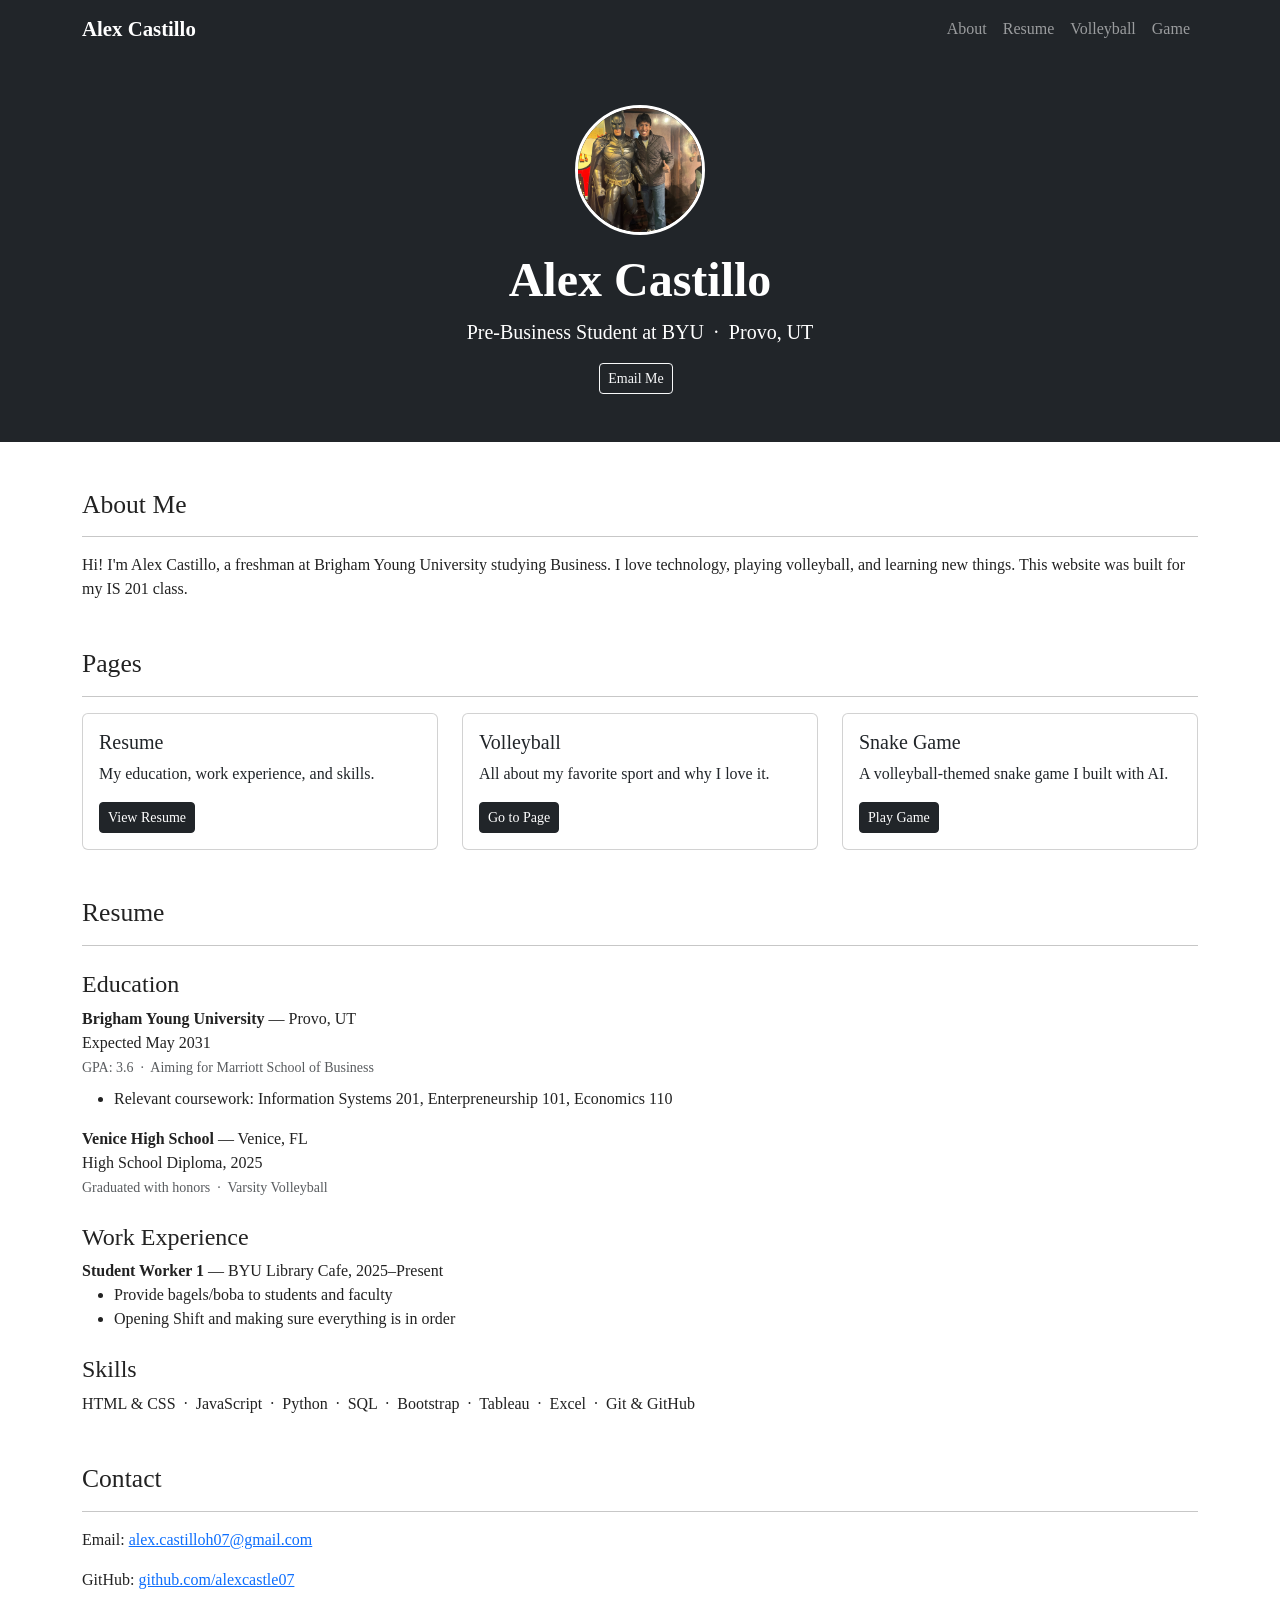
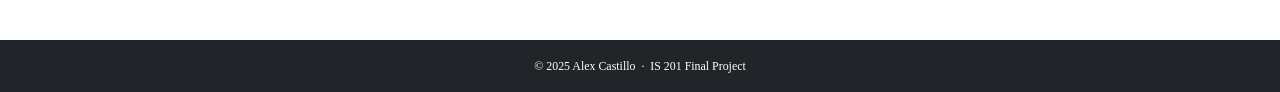
<file: index.html>
<!DOCTYPE html>
<html lang="en">
<head>
  <meta charset="UTF-8" />
  <meta name="viewport" content="width=device-width, initial-scale=1.0"/>
  <title>Alex Castillo</title>
  <link href="https://cdn.jsdelivr.net/npm/bootstrap@5.3.3/dist/css/bootstrap.min.css" rel="stylesheet"/>
  <link href="style.css" rel="stylesheet"/>
</head>
<body>

  <!-- Navbar -->
  <nav class="navbar navbar-expand-md navbar-dark bg-dark">
    <div class="container">
      <a class="navbar-brand" href="index.html">Alex Castillo</a>
      <button class="navbar-toggler" type="button" data-bs-toggle="collapse" data-bs-target="#navMenu">
        <span class="navbar-toggler-icon"></span>
      </button>
      <div class="collapse navbar-collapse" id="navMenu">
        <ul class="navbar-nav ms-auto">
          <li class="nav-item"><a class="nav-link" href="#about">About</a></li>
          <li class="nav-item"><a class="nav-link" href="#resume">Resume</a></li>
          <li class="nav-item"><a class="nav-link" href="volleyball.html">Volleyball</a></li>
          <li class="nav-item"><a class="nav-link" href="snake.html">Game</a></li>
        </ul>
      </div>
    </div>
  </nav>

  <!-- Hero -->
  <div class="bg-dark text-white text-center py-5">
    <div class="container">
      <img src="images/profile.jpg" alt="Alex Castillo" class="rounded-circle mb-3" width="130" height="130" style="object-fit:cover; border: 3px solid white;">
      <h1 class="display-5 fw-bold">Alex Castillo</h1>
      <p class="lead">Pre-Business Student at BYU &nbsp;·&nbsp; Provo, UT</p>
      <a href="mailto:alex.castilloh07@gmail.com" class="btn btn-outline-light btn-sm me-2">Email Me</a>
    </div>
  </div>

  <div class="container my-5">

    <!-- About -->
    <section id="about" class="mb-5">
      <h2>About Me</h2>
      <hr>
      <p>Hi! I'm Alex Castillo, a freshman at Brigham Young University studying Business. I love technology, playing volleyball, and learning new things. This website was built for my IS 201 class.</p>
    </section>

    <!-- Page Links -->
    <section class="mb-5">
      <h2>Pages</h2>
      <hr>
      <div class="row g-4">

        <div class="col-md-4">
          <div class="card h-100">
            <div class="card-body">
              <h5 class="card-title">Resume</h5>
              <p class="card-text">My education, work experience, and skills.</p>
              <a href="#resume" class="btn btn-dark btn-sm">View Resume</a>
            </div>
          </div>
        </div>

        <div class="col-md-4">
          <div class="card h-100">
            <div class="card-body">
              <h5 class="card-title">Volleyball</h5>
              <p class="card-text">All about my favorite sport and why I love it.</p>
              <a href="volleyball.html" class="btn btn-dark btn-sm">Go to Page</a>
            </div>
          </div>
        </div>

        <div class="col-md-4">
          <div class="card h-100">
            <div class="card-body">
              <h5 class="card-title">Snake Game</h5>
              <p class="card-text">A volleyball-themed snake game I built with AI.</p>
              <a href="snake.html" class="btn btn-dark btn-sm">Play Game</a>
            </div>
          </div>
        </div>

      </div>
    </section>

    <!-- Resume -->
    <section id="resume" class="mb-5">
      <h2>Resume</h2>
      <hr>

      <h4 class="mt-4">Education</h4>
      <div class="mb-3">
        <strong>Brigham Young University</strong> — Provo, UT<br>
        Expected May 2031<br>
        <small class="text-muted">GPA: 3.6 &nbsp;·&nbsp; Aiming for Marriott School of Business</small>
        <ul class="mt-2">
          <li>Relevant coursework: Information Systems 201, Enterpreneurship 101, Economics 110</li>
        </ul>
      </div>
      <div class="mb-3">
        <strong>Venice High School</strong> — Venice, FL<br>
        High School Diploma, 2025<br>
        <small class="text-muted">Graduated with honors &nbsp;·&nbsp; Varsity Volleyball</small>
      </div>

      <h4 class="mt-4">Work Experience</h4>
      <div class="mb-3">
        <strong>Student Worker 1</strong> — BYU Library Cafe, 2025–Present<br>
        <ul>
          <li>Provide bagels/boba to students and faculty</li>
          <li>Opening Shift and making sure everything is in order</li>
        </ul>
      </div>


      <h4 class="mt-4">Skills</h4>
      <p>HTML &amp; CSS &nbsp;·&nbsp; JavaScript &nbsp;·&nbsp; Python &nbsp;·&nbsp; SQL &nbsp;·&nbsp; Bootstrap &nbsp;·&nbsp; Tableau &nbsp;·&nbsp; Excel &nbsp;·&nbsp; Git &amp; GitHub</p>
    </section>

    <!-- Contact -->
    <section id="contact" class="mb-5">
      <h2>Contact</h2>
      <hr>
      <p>Email: <a href="mailto:alex.castilloh07@gmail.com">alex.castilloh07@gmail.com</a></p>
      <p>GitHub: <a href="https://github.com/alexcastillo" target="_blank">github.com/alexcastle07</a></p>
    </section>

  </div>

  <!-- Footer -->
  <footer class="bg-dark text-white text-center py-3">
    <small>&copy; 2025 Alex Castillo &nbsp;·&nbsp; IS 201 Final Project</small>
  </footer>

  <script src="https://cdn.jsdelivr.net/npm/bootstrap@5.3.3/dist/js/bootstrap.bundle.min.js"></script>
</body>
</html>
</file>
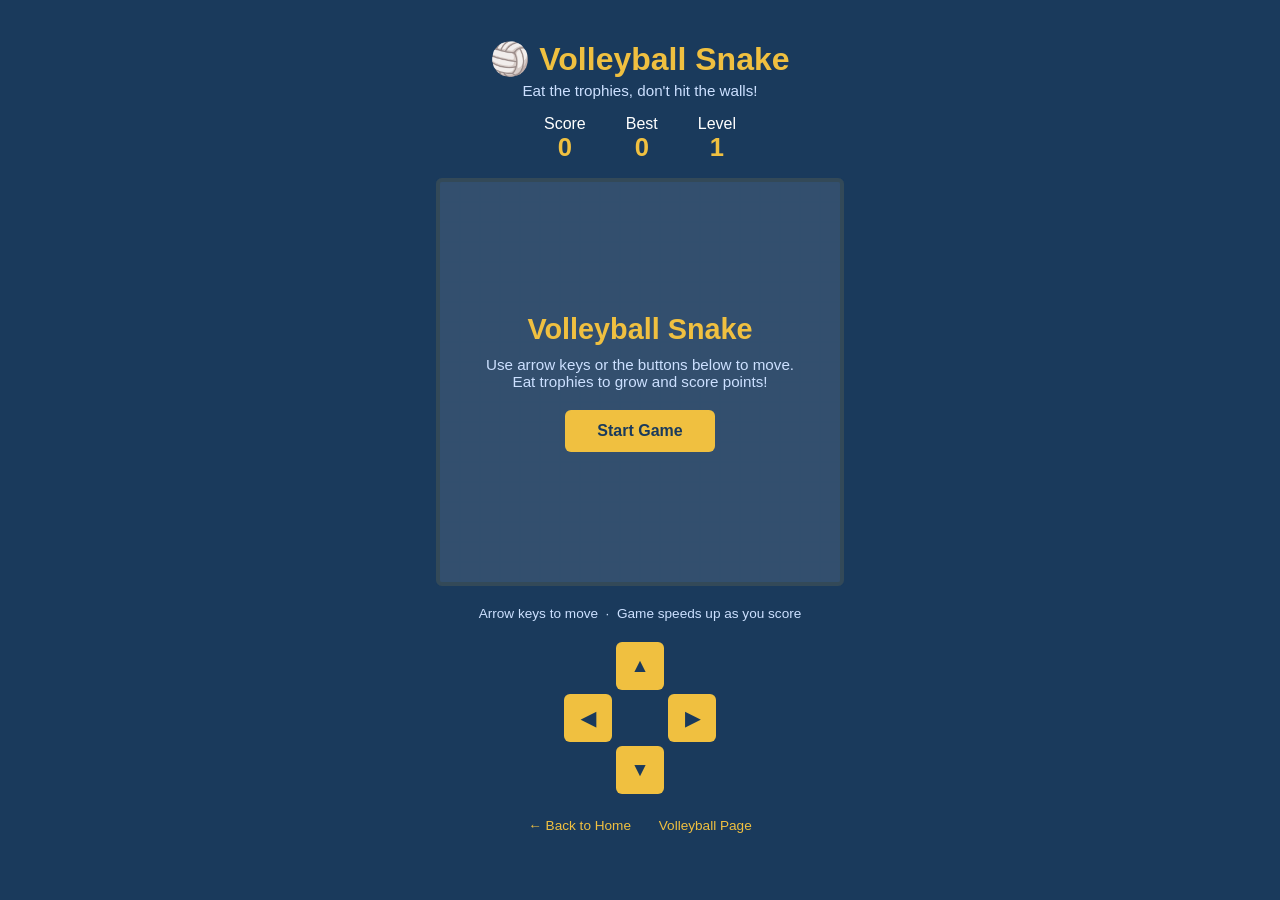
<file: snake.html>
<!DOCTYPE html>
<html lang="en">
<head>
  <meta charset="UTF-8"/>
  <meta name="viewport" content="width=device-width, initial-scale=1.0"/>
  <title>Volleyball Snake - Alex Castillo</title>
  <style>
    * { box-sizing: border-box; margin: 0; padding: 0; }

    body {
      background-color: #1a3a5c;
      font-family: Arial, sans-serif;
      color: #ffffff;
      display: flex;
      flex-direction: column;
      align-items: center;
      min-height: 100vh;
      padding: 20px;
    }

    h1 {
      font-size: 2em;
      margin: 20px 0 4px;
      color: #f0c040;
    }

    p.subtitle {
      font-size: 0.95em;
      color: #cce0ff;
      margin-bottom: 16px;
    }

    #scoreboard {
      display: flex;
      gap: 40px;
      margin-bottom: 16px;
      font-size: 1em;
    }

    #scoreboard div {
      text-align: center;
    }

    #scoreboard span {
      display: block;
      font-size: 1.6em;
      font-weight: bold;
      color: #f0c040;
    }

    #game-wrapper {
      position: relative;
    }

    canvas {
      background-color: #eef3f9;
      border: 4px solid #f0c040;
      border-radius: 6px;
      display: block;
    }

    #overlay {
      position: absolute;
      top: 0; left: 0;
      width: 100%; height: 100%;
      background: rgba(26, 58, 92, 0.88);
      display: flex;
      flex-direction: column;
      align-items: center;
      justify-content: center;
      border-radius: 4px;
    }

    #overlay h2 {
      font-size: 1.8em;
      color: #f0c040;
      margin-bottom: 10px;
    }

    #overlay p {
      color: #cce0ff;
      margin-bottom: 20px;
      font-size: 0.95em;
      text-align: center;
      padding: 0 20px;
    }

    #overlay button {
      background-color: #f0c040;
      color: #1a3a5c;
      border: none;
      padding: 12px 32px;
      font-size: 1em;
      font-weight: bold;
      border-radius: 6px;
      cursor: pointer;
    }

    #overlay button:hover {
      background-color: #ffd84d;
    }

    #controls {
      margin-top: 16px;
      font-size: 0.85em;
      color: #cce0ff;
      text-align: center;
      line-height: 1.8;
    }

    .d-pad {
      display: grid;
      grid-template-columns: repeat(3, 48px);
      grid-template-rows: repeat(3, 48px);
      gap: 4px;
      margin: 16px auto 0;
    }

    .d-pad button {
      background: #f0c040;
      color: #1a3a5c;
      border: none;
      border-radius: 6px;
      font-size: 1.2em;
      font-weight: bold;
      cursor: pointer;
      width: 48px;
      height: 48px;
    }

    .d-pad button:hover { background: #ffd84d; }
    .d-pad .empty { background: transparent; cursor: default; }

    #nav-links {
      margin-top: 24px;
      font-size: 0.85em;
    }

    #nav-links a {
      color: #f0c040;
      text-decoration: none;
      margin: 0 12px;
    }

    #nav-links a:hover { text-decoration: underline; }
  </style>
</head>
<body>

  <h1>🏐 Volleyball Snake</h1>
  <p class="subtitle">Eat the trophies, don't hit the walls!</p>

  <div id="scoreboard">
    <div>Score <span id="score">0</span></div>
    <div>Best <span id="best">0</span></div>
    <div>Level <span id="level">1</span></div>
  </div>

  <div id="game-wrapper">
    <canvas id="gameCanvas" width="400" height="400"></canvas>

    <div id="overlay">
      <h2 id="overlay-title">Volleyball Snake</h2>
      <p id="overlay-msg">Use arrow keys or the buttons below to move.<br>Eat trophies to grow and score points!</p>
      <button id="startBtn" onclick="startGame()">Start Game</button>
    </div>
  </div>

  <div id="controls">
    Arrow keys to move &nbsp;·&nbsp; Game speeds up as you score
  </div>

  <!-- D-pad for mobile -->
  <div class="d-pad">
    <div class="empty"></div>
    <button onclick="changeDir(0,-1)">▲</button>
    <div class="empty"></div>
    <button onclick="changeDir(-1,0)">◀</button>
    <div class="empty"></div>
    <button onclick="changeDir(1,0)">▶</button>
    <div class="empty"></div>
    <button onclick="changeDir(0,1)">▼</button>
    <div class="empty"></div>
  </div>

  <div id="nav-links">
    <a href="index.html">← Back to Home</a>
    <a href="volleyball.html">Volleyball Page</a>
  </div>

  <script>
    const canvas = document.getElementById('gameCanvas');
    const ctx = canvas.getContext('2d');

    const GRID = 20;
    const COLS = canvas.width / GRID;
    const ROWS = canvas.height / GRID;

    let snake, dir, nextDir, food, score, best, level, speed, gameLoop, running;

    best = 0;

    function initGame() {
      snake = [
        { x: 10, y: 10 },
        { x: 9,  y: 10 },
        { x: 8,  y: 10 }
      ];
      dir     = { x: 1, y: 0 };
      nextDir = { x: 1, y: 0 };
      score   = 0;
      level   = 1;
      speed   = 150;
      placeFood();
      updateScoreboard();
    }

    function placeFood() {
      let pos;
      do {
        pos = {
          x: Math.floor(Math.random() * COLS),
          y: Math.floor(Math.random() * ROWS)
        };
      } while (snake.some(s => s.x === pos.x && s.y === pos.y));
      food = pos;
    }

    function startGame() {
      document.getElementById('overlay').style.display = 'none';
      initGame();
      running = true;
      clearInterval(gameLoop);
      gameLoop = setInterval(tick, speed);
    }

    function tick() {
      dir = { ...nextDir };

      const head = { x: snake[0].x + dir.x, y: snake[0].y + dir.y };

      // Wall collision
      if (head.x < 0 || head.x >= COLS || head.y < 0 || head.y >= ROWS) {
        return endGame();
      }

      // Self collision
      if (snake.some(s => s.x === head.x && s.y === head.y)) {
        return endGame();
      }

      snake.unshift(head);

      // Ate food
      if (head.x === food.x && head.y === food.y) {
        score += 10;
        if (score > best) best = score;
        if (score % 50 === 0) {
          level++;
          speed = Math.max(60, speed - 15);
          clearInterval(gameLoop);
          gameLoop = setInterval(tick, speed);
        }
        placeFood();
        updateScoreboard();
      } else {
        snake.pop();
      }

      draw();
    }

    function draw() {
      ctx.clearRect(0, 0, canvas.width, canvas.height);

      // Grid lines (subtle)
      ctx.strokeStyle = '#dce3ea';
      ctx.lineWidth = 0.5;
      for (let x = 0; x <= canvas.width; x += GRID) {
        ctx.beginPath(); ctx.moveTo(x, 0); ctx.lineTo(x, canvas.height); ctx.stroke();
      }
      for (let y = 0; y <= canvas.height; y += GRID) {
        ctx.beginPath(); ctx.moveTo(0, y); ctx.lineTo(canvas.width, y); ctx.stroke();
      }

      // Snake body
      snake.forEach((seg, i) => {
        const cx = seg.x * GRID + GRID / 2;
        const cy = seg.y * GRID + GRID / 2;
        const r  = GRID / 2 - 1;

        if (i === 0) {
          // Head — volleyball
          ctx.beginPath();
          ctx.arc(cx, cy, r, 0, Math.PI * 2);
          ctx.fillStyle = '#f5f0e8';
          ctx.fill();
          ctx.strokeStyle = '#1a3a5c';
          ctx.lineWidth = 1.5;
          ctx.stroke();

          // Volleyball lines
          ctx.strokeStyle = '#1a3a5c';
          ctx.lineWidth = 1;
          ctx.beginPath();
          ctx.arc(cx, cy, r, -0.5, Math.PI + 0.5);
          ctx.stroke();
          ctx.beginPath();
          ctx.arc(cx, cy, r, Math.PI - 0.5, Math.PI * 2 + 0.5);
          ctx.stroke();
          ctx.beginPath();
          ctx.moveTo(cx, cy - r);
          ctx.lineTo(cx, cy + r);
          ctx.stroke();

        } else {
          // Body segments
          const alpha = 1 - (i / snake.length) * 0.5;
          ctx.beginPath();
          ctx.arc(cx, cy, r - 1, 0, Math.PI * 2);
          ctx.fillStyle = `rgba(26, 58, 92, ${alpha})`;
          ctx.fill();
        }
      });

      // Food — trophy star
      const fx = food.x * GRID + GRID / 2;
      const fy = food.y * GRID + GRID / 2;
      ctx.font = `${GRID - 2}px Arial`;
      ctx.textAlign = 'center';
      ctx.textBaseline = 'middle';
      ctx.fillText('🏆', fx, fy);
    }

    function endGame() {
      clearInterval(gameLoop);
      running = false;
      if (score > best) best = score;
      updateScoreboard();

      document.getElementById('overlay-title').textContent = 'Game Over!';
      document.getElementById('overlay-msg').textContent =
        `You scored ${score} points. Best: ${best}`;
      document.getElementById('startBtn').textContent = 'Play Again';
      document.getElementById('overlay').style.display = 'flex';
    }

    function updateScoreboard() {
      document.getElementById('score').textContent = score;
      document.getElementById('best').textContent  = best;
      document.getElementById('level').textContent = level;
    }

    function changeDir(dx, dy) {
      // Prevent reversing
      if (dx === -dir.x && dy === -dir.y) return;
      nextDir = { x: dx, y: dy };
    }

    document.addEventListener('keydown', e => {
      if      (e.key === 'ArrowUp')    changeDir(0, -1);
      else if (e.key === 'ArrowDown')  changeDir(0,  1);
      else if (e.key === 'ArrowLeft')  changeDir(-1, 0);
      else if (e.key === 'ArrowRight') changeDir(1,  0);
    });

    // Draw initial empty board
    draw();
  </script>

</body>
</html>
</file>
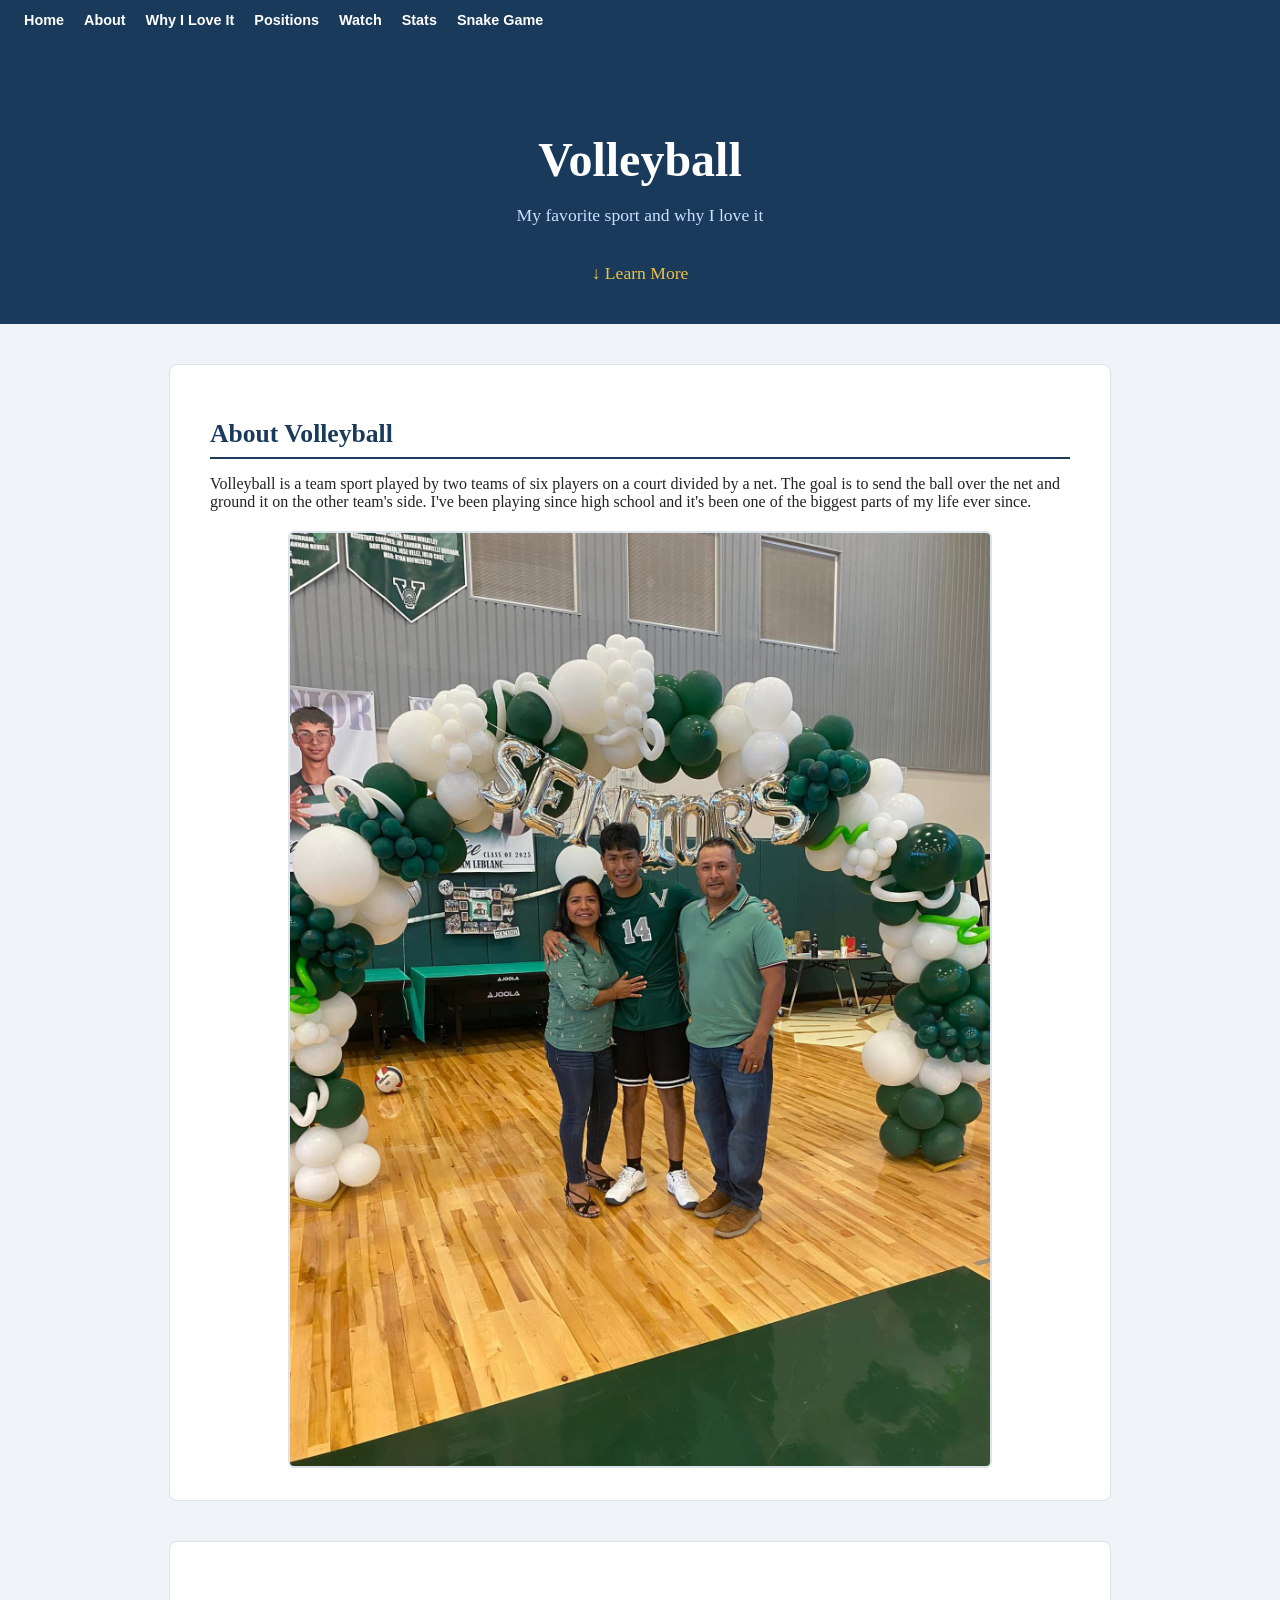
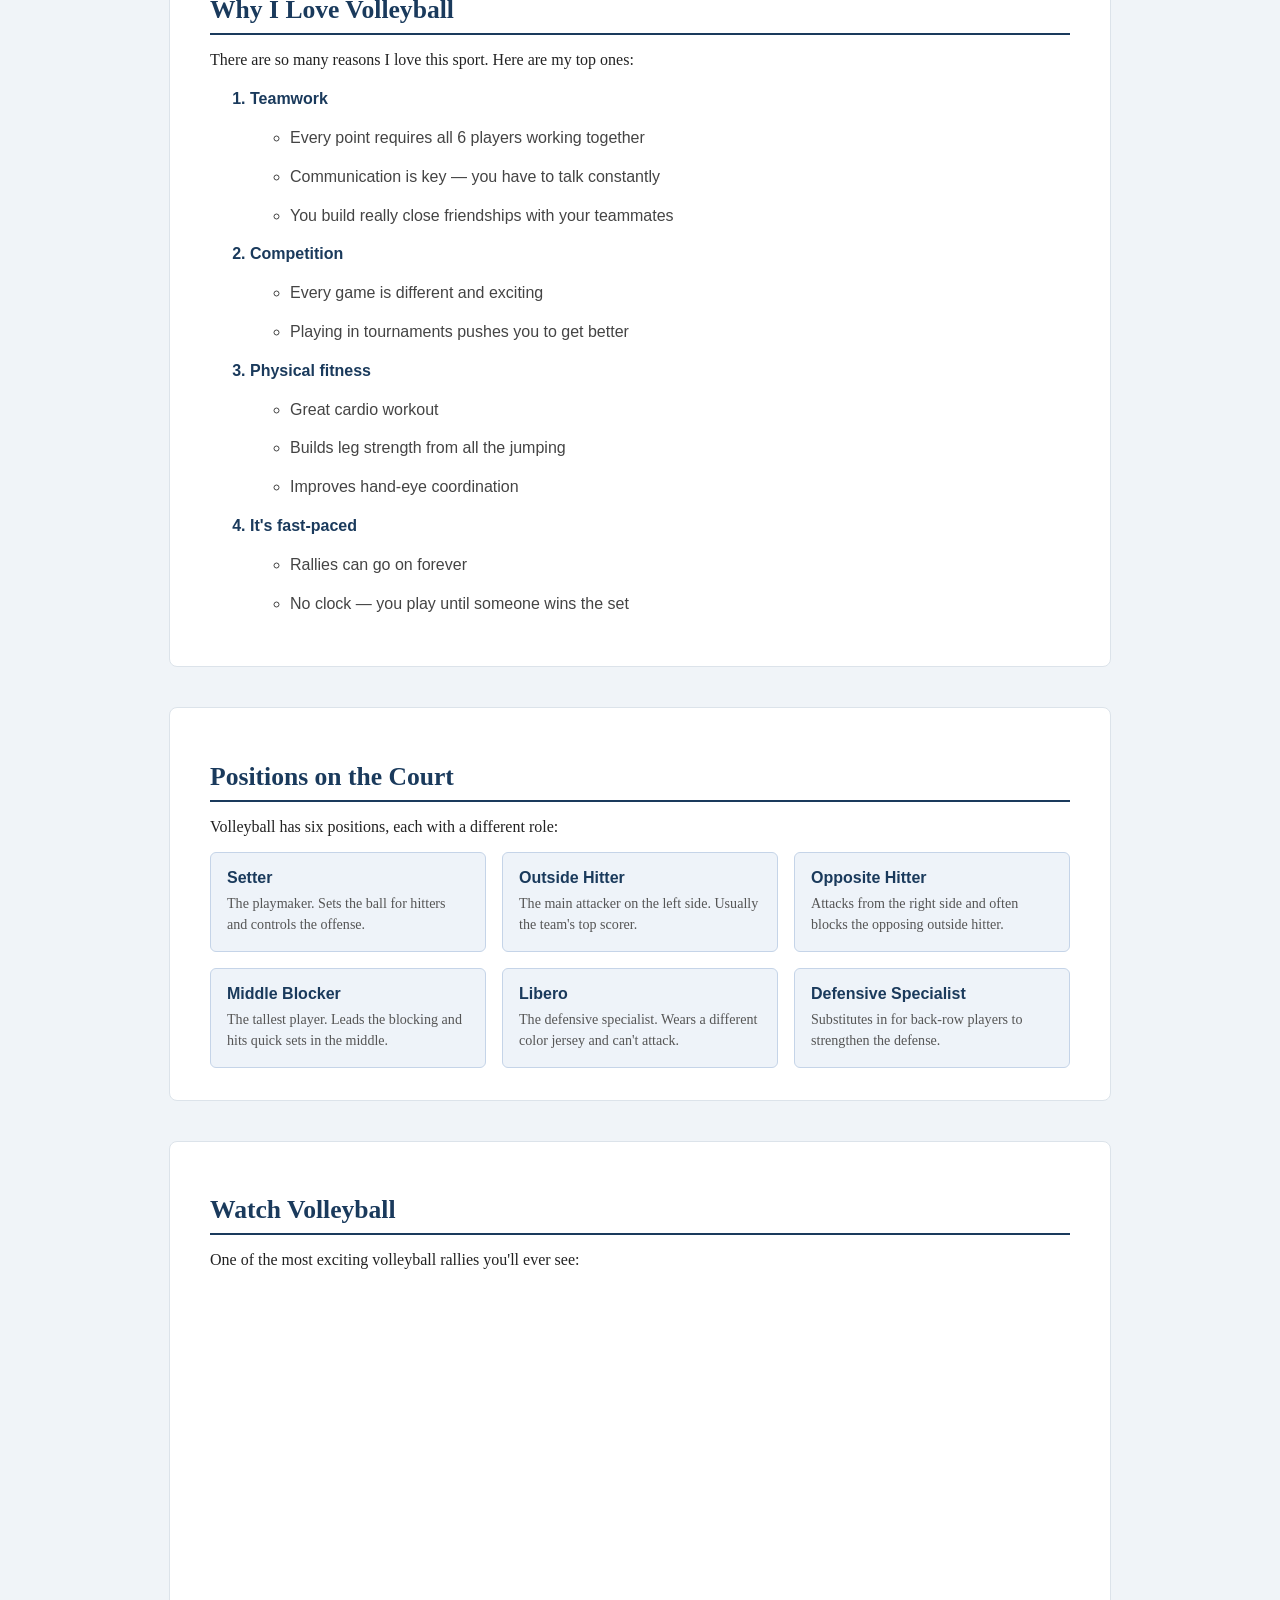
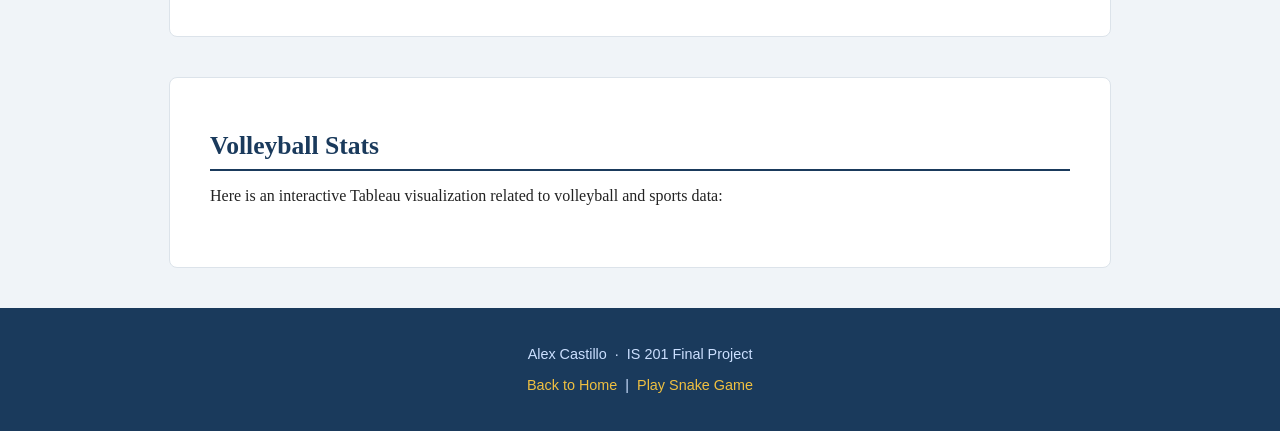
<file: volleyball.html>
<!DOCTYPE html>
<html lang="en">
<head>
  <meta charset="UTF-8" />
  <meta name="viewport" content="width=device-width, initial-scale=1.0"/>
  <title>Volleyball - Alex Castillo</title>
  <link href="volleyball.css" rel="stylesheet"/>
</head>
<body>

  <!-- Navigation -->
  <div id="navbar">
    <a href="index.html">Home</a>
    <a href="#about">About</a>
    <a href="#why-i-love-it">Why I Love It</a>
    <a href="#positions">Positions</a>
    <a href="#watch">Watch</a>
    <a href="#stats">Stats</a>
    <a href="snake.html">Snake Game</a>
  </div>

  <!-- Header -->
  <div id="header">
    <h1>Volleyball</h1>
    <p>My favorite sport and why I love it</p>
    <!-- On-page anchor link -->
    <a href="#about" id="scroll-down">↓ Learn More</a>
  </div>

  <!-- About Section -->
  <div id="about" class="section">
    <h2>About Volleyball</h2>
    <p>
      Volleyball is a team sport played by two teams of six players on a court
      divided by a net. The goal is to send the ball over the net and ground it
      on the other team's side. I've been playing since high school and it's
      been one of the biggest parts of my life ever since.
    </p>
    <img src="images/volleyball.JPG" alt="Volleyball game" class="vb-image"/>
  </div>

  <!-- Why I Love It -->
  <div id="why-i-love-it" class="section">
    <h2>Why I Love Volleyball</h2>
    <p>There are so many reasons I love this sport. Here are my top ones:</p>

    <!-- Ordered list with nested unordered lists -->
    <ol>
      <li>
        Teamwork
        <ul>
          <li>Every point requires all 6 players working together</li>
          <li>Communication is key — you have to talk constantly</li>
          <li>You build really close friendships with your teammates</li>
        </ul>
      </li>
      <li>
        Competition
        <ul>
          <li>Every game is different and exciting</li>
          <li>Playing in tournaments pushes you to get better</li>
        </ul>
      </li>
      <li>
        Physical fitness
        <ul>
          <li>Great cardio workout</li>
          <li>Builds leg strength from all the jumping</li>
          <li>Improves hand-eye coordination</li>
        </ul>
      </li>
      <li>
        It's fast-paced
        <ul>
          <li>Rallies can go on forever</li>
          <li>No clock — you play until someone wins the set</li>
        </ul>
      </li>
    </ol>
  </div>

  <!-- Positions Section -->
  <div id="positions" class="section">
    <h2>Positions on the Court</h2>
    <p>Volleyball has six positions, each with a different role:</p>

    <div id="positions-grid">

      <div class="position-card">
        <h3>Setter</h3>
        <p>The playmaker. Sets the ball for hitters and controls the offense.</p>
      </div>

      <div class="position-card">
        <h3>Outside Hitter</h3>
        <p>The main attacker on the left side. Usually the team's top scorer.</p>
      </div>

      <div class="position-card">
        <h3>Opposite Hitter</h3>
        <p>Attacks from the right side and often blocks the opposing outside hitter.</p>
      </div>

      <div class="position-card">
        <h3>Middle Blocker</h3>
        <p>The tallest player. Leads the blocking and hits quick sets in the middle.</p>
      </div>

      <div class="position-card">
        <h3>Libero</h3>
        <p>The defensive specialist. Wears a different color jersey and can't attack.</p>
      </div>

      <div class="position-card">
        <h3>Defensive Specialist</h3>
        <p>Substitutes in for back-row players to strengthen the defense.</p>
      </div>

    </div>
  </div>

  <!-- YouTube Video -->
  <div id="watch" class="section">
    <h2>Watch Volleyball</h2>
    <p>One of the most exciting volleyball rallies you'll ever see:</p>
    <div id="video-wrapper">
      <iframe
        width="560"
        height="315"
        src="https://www.youtube.com/embed/D4JosJxB-7o?si=szh2RgD8SOSqsN0Q"
        title="Volleyball highlight video"
        frameborder="0"
        allow="accelerometer; autoplay; clipboard-write; encrypted-media; gyroscope; picture-in-picture"
        allowfullscreen>
      </iframe>
    </div>
  </div>

  <!-- Tableau Embed -->
  <div id="stats" class="section">
    <h2>Volleyball Stats</h2>
    <p>Here is an interactive Tableau visualization related to volleyball and sports data:</p>
    <div id="tableau-wrapper">
      <div class='tableauPlaceholder' id='viz1776201020619' style='position: relative'><noscript><a href='#'><img alt='Tournament Dashboard ' src='https:&#47;&#47;public.tableau.com&#47;static&#47;images&#47;WN&#47;WNL&#47;TournamentDashboard&#47;1_rss.png' style='border: none' /></a></noscript><object class='tableauViz'  style='display:none;'><param name='host_url' value='https%3A%2F%2Fpublic.tableau.com%2F' /> <param name='embed_code_version' value='3' /> <param name='site_root' value='' /><param name='name' value='WNL&#47;TournamentDashboard' /><param name='tabs' value='no' /><param name='toolbar' value='yes' /><param name='static_image' value='https:&#47;&#47;public.tableau.com&#47;static&#47;images&#47;WN&#47;WNL&#47;TournamentDashboard&#47;1.png' /> <param name='animate_transition' value='yes' /><param name='display_static_image' value='yes' /><param name='display_spinner' value='yes' /><param name='display_overlay' value='yes' /><param name='display_count' value='yes' /><param name='language' value='en-US' /></object></div><script type='text/javascript'>var divElement = document.getElementById('viz1776201020619'); var vizElement = divElement.getElementsByTagName('object')[0]; vizElement.style.width='100%';vizElement.style.height='600px'; var scriptElement = document.createElement('script'); scriptElement.src = 'https://public.tableau.com/javascripts/api/viz_v1.js'; vizElement.parentNode.insertBefore(scriptElement, vizElement);</script>
    </div>
    <p style="font-size: 0.85em; color: #777; margin-top: 8px;">
    </p>
  </div>

  <!-- Footer -->
  <div id="footer">
    <p>Alex Castillo &nbsp;·&nbsp; IS 201 Final Project</p>
    <p>
      <a href="index.html">Back to Home</a> &nbsp;|&nbsp;
      <a href="snake.html">Play Snake Game</a>
    </p>
  </div>

</body>
</html>
</file>
<file: style.css>
body {
  font-family: Georgia, serif;
  color: #222;
}

h2 {
  font-size: 1.6rem;
}

.card {
  border-radius: 6px;
}

.navbar-brand {
  font-weight: bold;
  font-size: 1.3rem;
}

footer {
  font-size: 0.85rem;
}
</file>
<file: volleyball.css>
/* volleyball.css — from-scratch stylesheet for volleyball page */

/* ── 1. Body & background ── */
body {
  background-color: #f0f4f8;
  font-family: 'Georgia', serif;
  color: #222222;
  margin: 0;
  padding: 0;
}

/* ── 2. Navbar ── */
#navbar {
  background-color: #1a3a5c;
  padding: 12px 24px;
  display: flex;
  gap: 20px;
  flex-wrap: wrap;
}

#navbar a {
  color: #ffffff;
  text-decoration: none;
  font-family: Arial, sans-serif;
  font-size: 0.9em;
  font-weight: bold;
}

#navbar a:hover {
  color: #f0c040;
}

/* ── 3. Header div ── */
#header {
  background-color: #1a3a5c;
  color: #ffffff;
  text-align: center;
  padding: 60px 20px 40px;
}

#header h1 {
  font-size: 3em;
  margin-bottom: 10px;
  font-family: Georgia, serif;
}

#header p {
  font-size: 1.1em;
  color: #cce0ff;
}

#scroll-down {
  display: inline-block;
  margin-top: 20px;
  color: #f0c040;
  font-size: 1.1em;
  text-decoration: none;
}

#scroll-down:hover {
  color: #ffffff;
}

/* ── 4. General section div ── */
.section {
  max-width: 860px;
  margin: 40px auto;
  background-color: #ffffff;
  border-radius: 8px;
  padding: 32px 40px;
  border: 1px solid #dce3ea;
}

.section h2 {
  font-family: Georgia, serif;
  font-size: 1.6em;
  color: #1a3a5c;
  border-bottom: 2px solid #1a3a5c;
  padding-bottom: 8px;
  margin-bottom: 16px;
}

/* ── 5. Font color for lists ── */
ol, ul {
  color: #444444;
  font-family: Arial, sans-serif;
  line-height: 1.8;
}

ol li {
  font-weight: bold;
  color: #1a3a5c;
  margin-top: 10px;
}

ol li ul li {
  font-weight: normal;
  color: #444444;
}

/* ── 6. Image ── */
.vb-image {
  width: 100%;
  max-width: 700px;
  display: block;
  margin: 20px auto 0;
  border-radius: 6px;
  border: 2px solid #dce3ea;
}

/* ── 7. Positions grid div ── */
#positions-grid {
  display: grid;
  grid-template-columns: repeat(auto-fill, minmax(220px, 1fr));
  gap: 16px;
  margin-top: 16px;
}

.position-card {
  background-color: #eef3f9;
  border: 1px solid #c5d4e8;
  border-radius: 6px;
  padding: 16px;
}

.position-card h3 {
  font-family: Arial, sans-serif;
  font-size: 1em;
  color: #1a3a5c;
  margin: 0 0 6px;
}

.position-card p {
  font-size: 0.88em;
  color: #555555;
  margin: 0;
  line-height: 1.5;
}

/* ── 8. Video wrapper div ── */
#video-wrapper {
  margin-top: 16px;
  text-align: center;
}

#video-wrapper iframe {
  max-width: 100%;
  border-radius: 6px;
}

/* ── 9. Tableau wrapper div ── */
#tableau-wrapper {
  margin-top: 16px;
  overflow: hidden;
}

/* ── 10. Footer div ── */
#footer {
  background-color: #1a3a5c;
  color: #cce0ff;
  text-align: center;
  padding: 24px;
  font-family: Arial, sans-serif;
  font-size: 0.9em;
}

#footer a {
  color: #f0c040;
  text-decoration: none;
}

#footer a:hover {
  text-decoration: underline;
}
</file>
